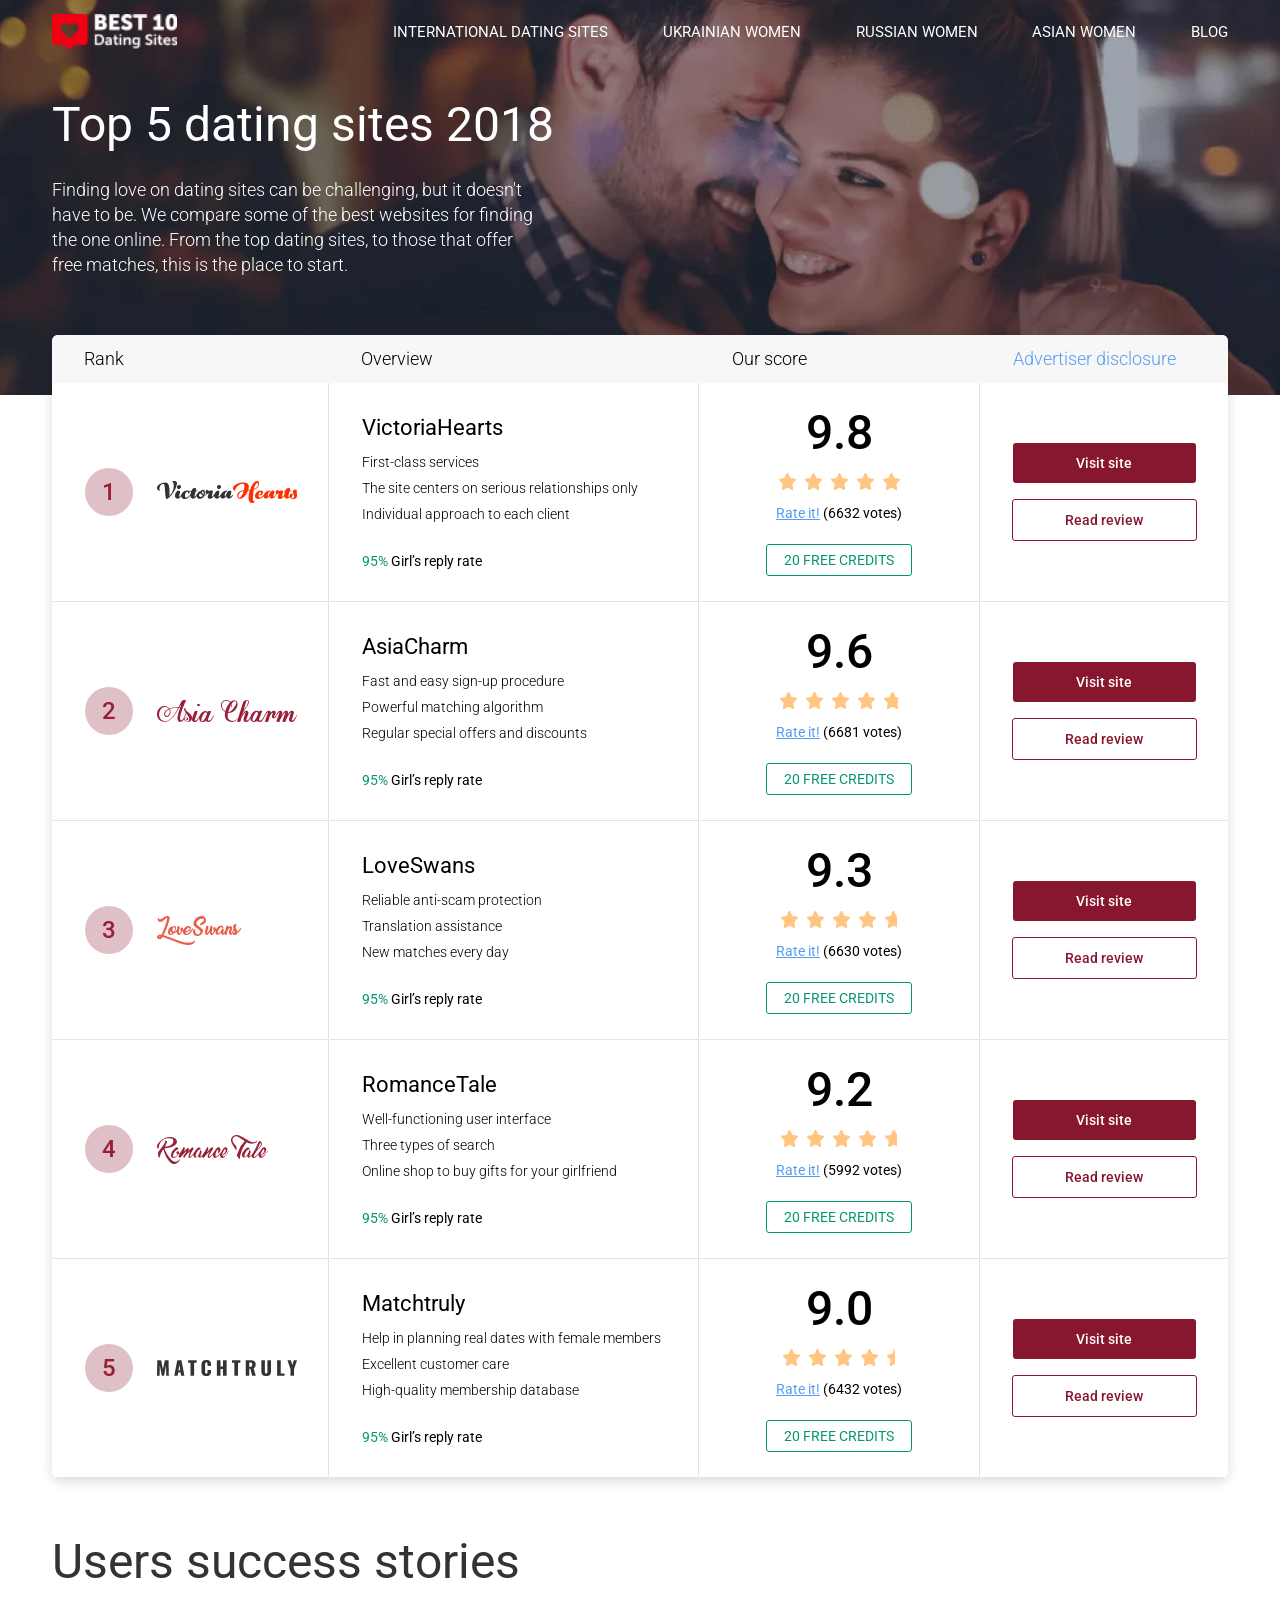
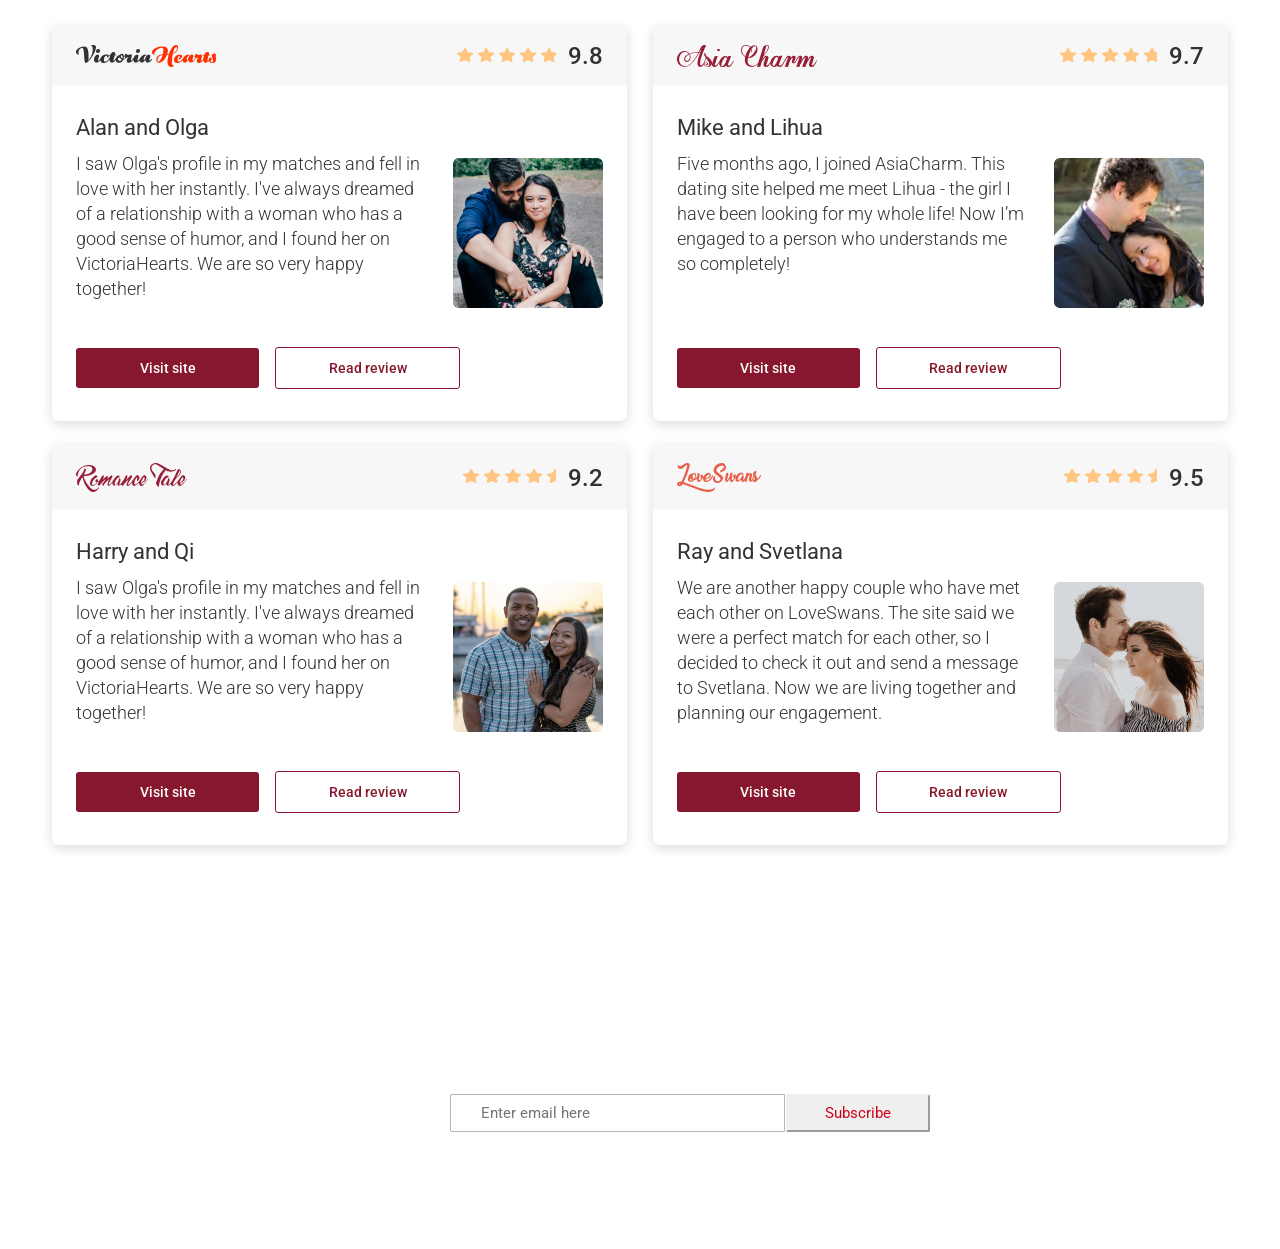
<file: index.html>
<!doctype html><html lang=en><head><meta charset=UTF-8><meta name=viewport content="width=device-width, initial-scale=1.0"><meta http-equiv=X-UA-Compatible content="ie=edge"><title>Document</title><link rel=stylesheet type=text/css href=./css/style.css><link href="https://fonts.googleapis.com/css?family=Roboto:300,400,500" rel=stylesheet></head><body><div class=wrap><section class=pop_up><div class=pop_up__inner><span class=pop_up__btn></span><h3 class=pop_up__headline>Advertiser Disclosure</h3><div class=pop_up__container><p class=pop_up__content>We have created this site to give people looking for love online relevant information about different dating platforms. This goal has been and remains a priority for us.</p><p class=pop_up__content>Every day, our team works hard to offer visitors detailed and unbiased reviews for free.</p><p class=pop_up__content>Please be advised that certain dating sites presented on Best10DatingSitesReviews are companies that provide advertising. Thanks to this compensation, we are able to continue working on this project for you. We guarantee that the compensation we receive does not influence the content of the reviews. However, it may influence the scores or positions certain sites occupy on the top lists.</p></div></div></section><header class=header><div class=header__inner><div class="container container--row"><figure class="header__logo col-1"><img src=images/logos/logo_best.png alt=logo class=header__logo-img></figure><nav class="header__nav col-9"><a href=# class=header__link>INTERNATIONAL DATING SITES</a> <a href=# class=header__link>UKRAINIAN WOMEN</a> <a href=# class=header__link>RUSSIAN WOMEN</a> <a href=# class=header__link>ASIAN WOMEN</a> <a href=# class=header__link>BLOG</a></nav><div class=burger><div class=burger__item></div><div class=burger__item></div><div class=burger__item></div></div></div></div><div class=container><div class=header__container><h1 class=header__title>Top 5 dating sites 2018</h1><p class="header__content col-5 col-cm-7 col-md-8">Finding love on dating sites can be challenging, but it doesn't have to be. We compare some of the best websites for finding the one online. From the top dating sites, to those that offer free matches, this is the place to start.</p></div></div></header><section class=table><div class=container><div class="table__container col-cm-7 col-md-8"><div class=table__head><div class="table__box table__tr--rank"><p class=table__headline>Rank</p></div><div class="table__box table__tr--overview-head"><p class=table__headline>Overview</p></div><div class="table__box table__tr--our-head"><p class=table__headline>Our score</p></div><div class="table__box table__tr--advertiser"><a class="table__headline table__headline--link btn_popup">Advertiser disclosure</a></div></div><div class=table__td><div class="table__tr table__tr--row table__tr--rank"><span class=table__number>1</span> <i class="table__logo table__logo--vh"></i></div><div class=table__inner><div class="table__tr table__tr--overview"><h3 class=table__title>VictoriaHearts</h3><p class=table__content>First-class services<br>The site centers on serious relationships only Individual approach to each client</p><div class=table__inner-static><p class=table__static><span class=table__percent>95%</span> Girl’s reply rate</p><p class="table__link-credits table__link-credits--none">20 FREE CREDITS</p></div></div><div class="table__tr table__tr--our"><p class=table__assessment>9.8</p><div class=table__star-box><i class=table__star></i> <i class=table__star></i> <i class=table__star></i> <i class=table__star></i> <i class=table__star></i></div><p class=table__votes><a href=# class=table__votes--blue>Rate it!</a> (6632 votes)</p><p class=table__link-credits>20 FREE CREDITS</p></div></div><div class="table__tr table__tr--advertiser"><div class=table__box-btn><a href=# class=table__link>Visit site</a> <a href=# class="table__link table__link--white">Read review</a></div></div></div><div class=table__td><div class="table__tr table__tr--row table__tr--rank"><span class=table__number>2</span> <i class="table__logo table__logo--ac"></i></div><div class=table__inner><div class="table__tr table__tr--overview"><h3 class=table__title>AsiaCharm</h3><p class=table__content>Fast and easy sign-up procedure<br>Powerful matching algorithm<br>Regular special offers and discounts<br></p><div class=table__inner-static><p class=table__static><span class=table__percent>95%</span> Girl’s reply rate</p><p class="table__link-credits table__link-credits--none">20 FREE CREDITS</p></div></div><div class="table__tr table__tr--our"><p class=table__assessment>9.6</p><div class=table__star-box><i class=table__star></i> <i class=table__star></i> <i class=table__star></i> <i class=table__star></i> <i class="table__star table__star--6"></i></div><p class=table__votes><a href=# class=table__votes--blue>Rate it!</a> (6681 votes)</p><p class=table__link-credits>20 FREE CREDITS</p></div></div><div class="table__tr table__tr--advertiser"><div class=table__box-btn><a href=# class=table__link>Visit site</a> <a href=# class="table__link table__link--white">Read review</a></div></div></div><div class=table__td><div class="table__tr table__tr--row table__tr--rank"><span class=table__number>3</span> <i class="table__logo table__logo--ls"></i></div><div class=table__inner><div class="table__tr table__tr--overview"><h3 class=table__title>LoveSwans</h3><p class=table__content>Reliable anti-scam protection<br>Translation assistance<br>New matches every day</p><div class=table__inner-static><p class=table__static><span class=table__percent>95%</span> Girl’s reply rate</p><p class="table__link-credits table__link-credits--none">20 FREE CREDITS</p></div></div><div class="table__tr table__tr--our"><p class=table__assessment>9.3</p><div class=table__star-box><i class=table__star></i> <i class=table__star></i> <i class=table__star></i> <i class=table__star></i> <i class="table__star table__star--3"></i></div><p class=table__votes><a href=# class=table__votes--blue>Rate it!</a> (6630 votes)</p><p class=table__link-credits>20 FREE CREDITS</p></div></div><div class="table__tr table__tr--advertiser"><div class=table__box-btn><a href=# class=table__link>Visit site</a> <a href=# class="table__link table__link--white">Read review</a></div></div></div><div class=table__td><div class="table__tr table__tr--row table__tr--rank"><span class=table__number>4</span> <i class="table__logo table__logo--rt"></i></div><div class=table__inner><div class="table__tr table__tr--overview"><h3 class=table__title>RomanceTale</h3><p class=table__content>Well-functioning user interface<br>Three types of search<br>Online shop to buy gifts for your girlfriend</p><div class=table__inner-static><p class=table__static><span class=table__percent>95%</span> Girl’s reply rate</p><p class="table__link-credits table__link-credits--none">20 FREE CREDITS</p></div></div><div class="table__tr table__tr--our"><p class=table__assessment>9.2</p><div class=table__star-box><i class=table__star></i> <i class=table__star></i> <i class=table__star></i> <i class=table__star></i> <i class="table__star table__star--2"></i></div><p class=table__votes><a href=# class=table__votes--blue>Rate it!</a> (5992 votes)</p><p class=table__link-credits>20 FREE CREDITS</p></div></div><div class="table__tr table__tr--advertiser"><div class=table__box-btn><a href=# class=table__link>Visit site</a> <a href=# class="table__link table__link--white">Read review</a></div></div></div><div class=table__td><div class="table__tr table__tr--row table__tr--rank"><span class=table__number>5</span> <i class="table__logo table__logo--m"></i></div><div class=table__inner><div class="table__tr table__tr--overview"><h3 class=table__title>Matchtruly</h3><p class=table__content>Help in planning real dates with female members<br>Excellent customer care<br>High-quality membership database</p><div class=table__inner-static><p class=table__static><span class=table__percent>95%</span> Girl’s reply rate</p><p class="table__link-credits table__link-credits--none">20 FREE CREDITS</p></div></div><div class="table__tr table__tr--our"><p class=table__assessment>9.0</p><div class=table__star-box><i class=table__star></i> <i class=table__star></i> <i class=table__star></i> <i class=table__star></i> <i class="table__star table__star--0"></i></div><p class=table__votes><a href=# class=table__votes--blue>Rate it!</a> (6432 votes)</p><p class=table__link-credits>20 FREE CREDITS</p></div></div><div class="table__tr table__tr--advertiser"><div class=table__box-btn><a href=# class=table__link>Visit site</a> <a href=# class="table__link table__link--white">Read review</a></div></div></div><a class="table__headline table__headline--mobile btn_popup">Advertiser disclosure</a></div></div></section><section class=users><div class=container><h3 class=users__headline>Users success stories</h3><div class=users__inner-row><article class="users__article col-sx-12"><div class=users__inner-head><i class="users__logo users__logo--vh"></i><div class=users__inner><div class=users__box-stars><i class=users__star></i> <i class=users__star></i> <i class=users__star></i> <i class=users__star></i> <i class="users__star users__star--8"></i></div><span class=users__assessment>9.8</span></div></div><div class=users__container><div class=users__inner-content><h4 class=users__title>Alan and Olga</h4><p class=users__content>I saw Olga's profile in my matches and fell in love with her instantly. I've always dreamed of a relationship with a woman who has a good sense of humor, and I found her on VictoriaHearts. We are so very happy together!</p></div><figure class="users__figure col-3 col-md-12"><img alt=photo class="users__photo users__photo--vh"></figure></div><div class="users__inner-btn col-8 col-md-11"><a href=# class="users__link col-12">Visit site</a> <a href=# class="users__btn col-12">Read review</a></div></article><article class="users__article col-sx-12"><div class=users__inner-head><i class="users__logo users__logo--ac"></i><div class=users__inner><div class=users__box-stars><i class=users__star></i> <i class=users__star></i> <i class=users__star></i> <i class=users__star></i> <i class="users__star users__star--7"></i></div><span class=users__assessment>9.7</span></div></div><div class=users__container><div class=users__inner-content><h4 class=users__title>Mike and Lihua</h4><p class=users__content>Five months ago, I joined AsiaCharm. This dating site helped me meet Lihua - the girl I have been looking for my whole life! Now I’m engaged to a person who understands me so completely!</p></div><figure class="users__figure col-3 col-md-12"><img alt=photo class="users__photo users__photo--ac"></figure></div><div class="users__inner-btn col-8 col-md-11"><a href=# class="users__link col-12">Visit site</a> <a href=# class="users__btn col-12">Read review</a></div></article><article class="users__article col-sx-12"><div class=users__inner-head><i class="users__logo users__logo--rt"></i><div class=users__inner><div class=users__box-stars><i class=users__star></i> <i class=users__star></i> <i class=users__star></i> <i class=users__star></i> <i class="users__star users__star--2"></i></div><span class=users__assessment>9.2</span></div></div><div class=users__container><div class=users__inner-content><h4 class=users__title>Harry and Qi</h4><p class=users__content>I saw Olga's profile in my matches and fell in love with her instantly. I've always dreamed of a relationship with a woman who has a good sense of humor, and I found her on VictoriaHearts. We are so very happy together!</p></div><figure class="users__figure col-3 col-md-12"><img alt=photo class="users__photo users__photo--rt"></figure></div><div class="users__inner-btn col-8 col-md-11"><a href=# class="users__link col-12">Visit site</a> <a href=# class="users__btn col-12">Read review</a></div></article><article class="users__article col-sx-12"><div class=users__inner-head><i class="users__logo users__logo--ls"></i><div class=users__inner><div class=users__box-stars><i class=users__star></i> <i class=users__star></i> <i class=users__star></i> <i class=users__star></i> <i class="users__star users__star--5"></i></div><span class=users__assessment>9.5</span></div></div><div class=users__container><div class=users__inner-content><h4 class=users__title>Ray and Svetlana</h4><p class=users__content>We are another happy couple who have met each other on LoveSwans. The site said we were a perfect match for each other, so I decided to check it out and send a message to Svetlana. Now we are living together and planning our engagement.</p></div><figure class="users__figure col-3 col-md-12"><img alt=photo class="users__photo users__photo--ls"></figure></div><div class="users__inner-btn col-8 col-md-11"><a href=# class="users__link col-12">Visit site</a> <a href=# class="users__btn col-12">Read review</a></div></article></div></div></section><footer class=footer><div class="container container--footer"><div class=footer__inner><h3 class=footer__headline>Learn how to meet the prettiest women</h3><form class=footer__form><input type=email class=footer__mail placeholder="Enter email here"> <button class=footer__btn>Subscribe</button></form></div></div><div class=footer__footer><nav class="footer__nav col-9"><a href=# class=footer__link>About us</a> <a href=# class=footer__link>Contuct us</a> <a href=# class=footer__link>Advertiser disclosure</a> <a href=# class=footer__link>Terms of use</a> <a href=# class=footer__link>Privacy policy</a></nav></div></footer><script src=./js/jquery-3.3.1.min.js></script><script src=./js/script.js></script></div></body></html>
</file>
